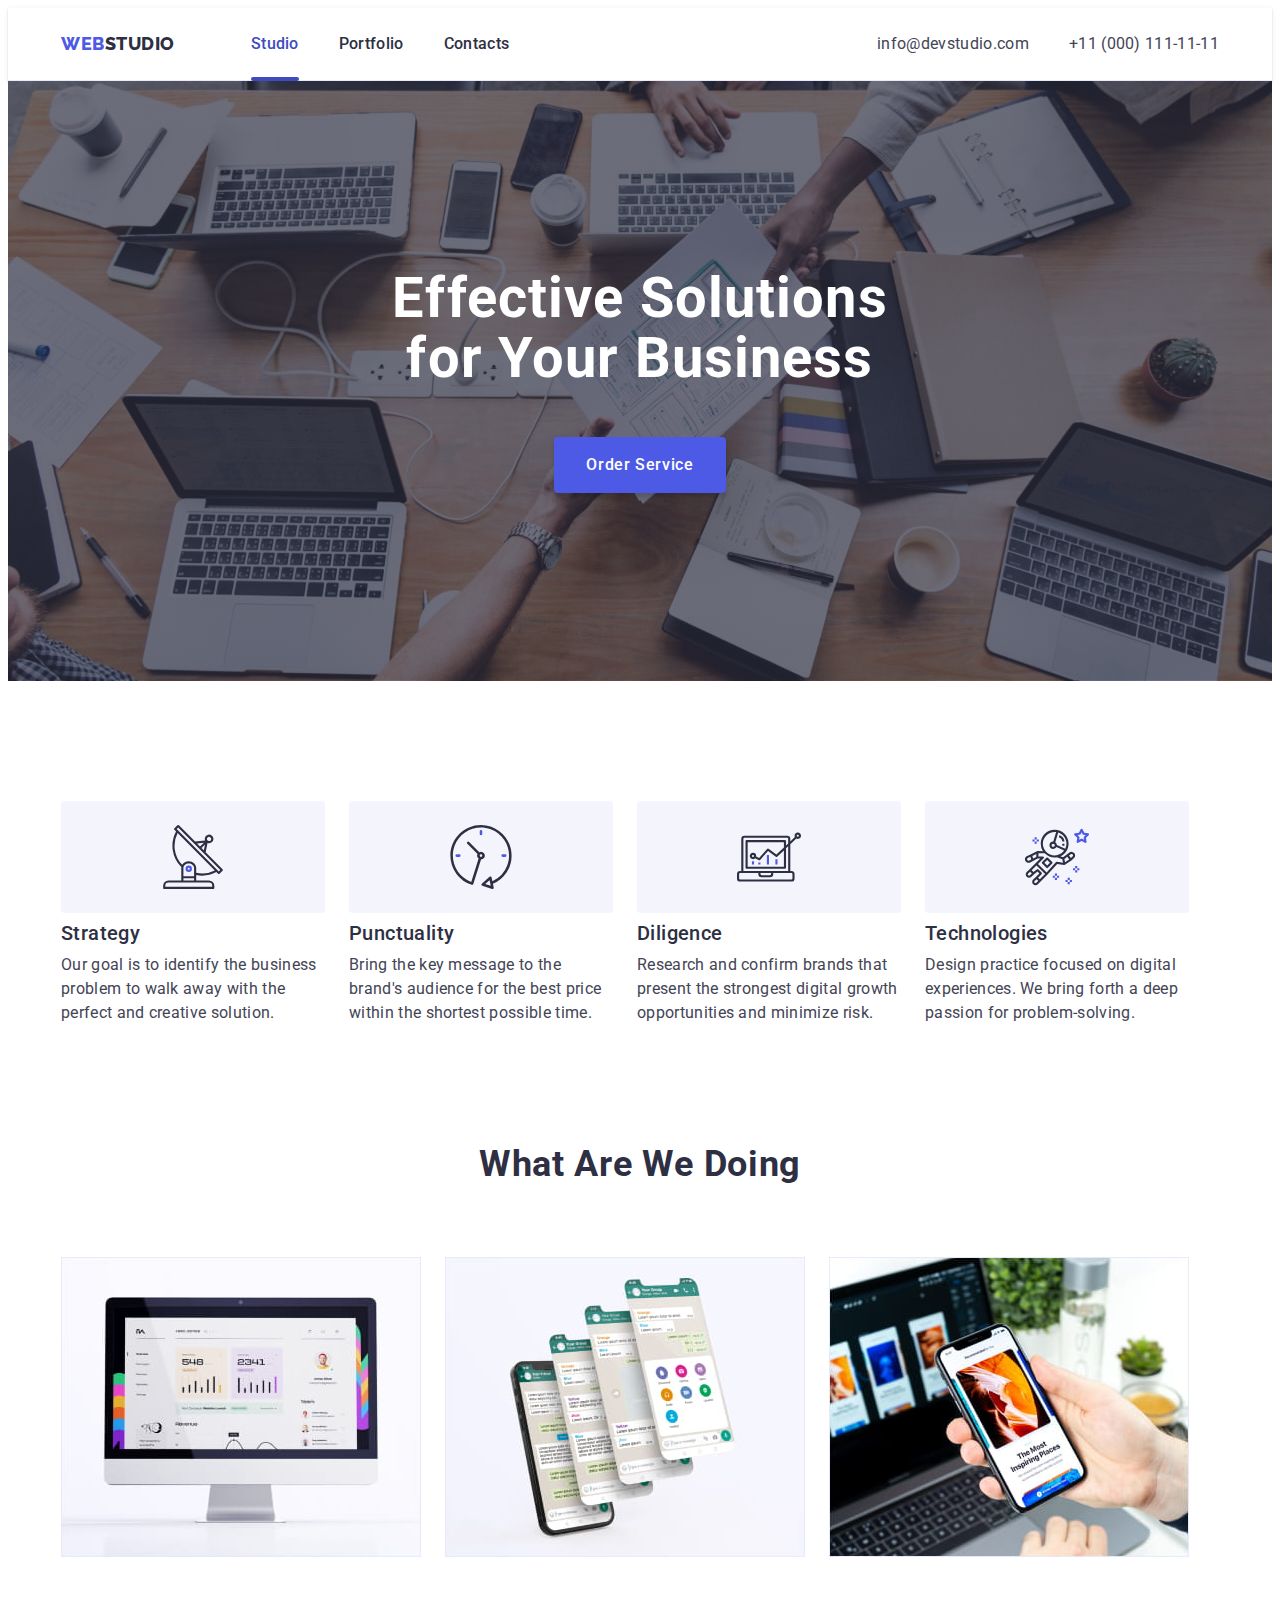
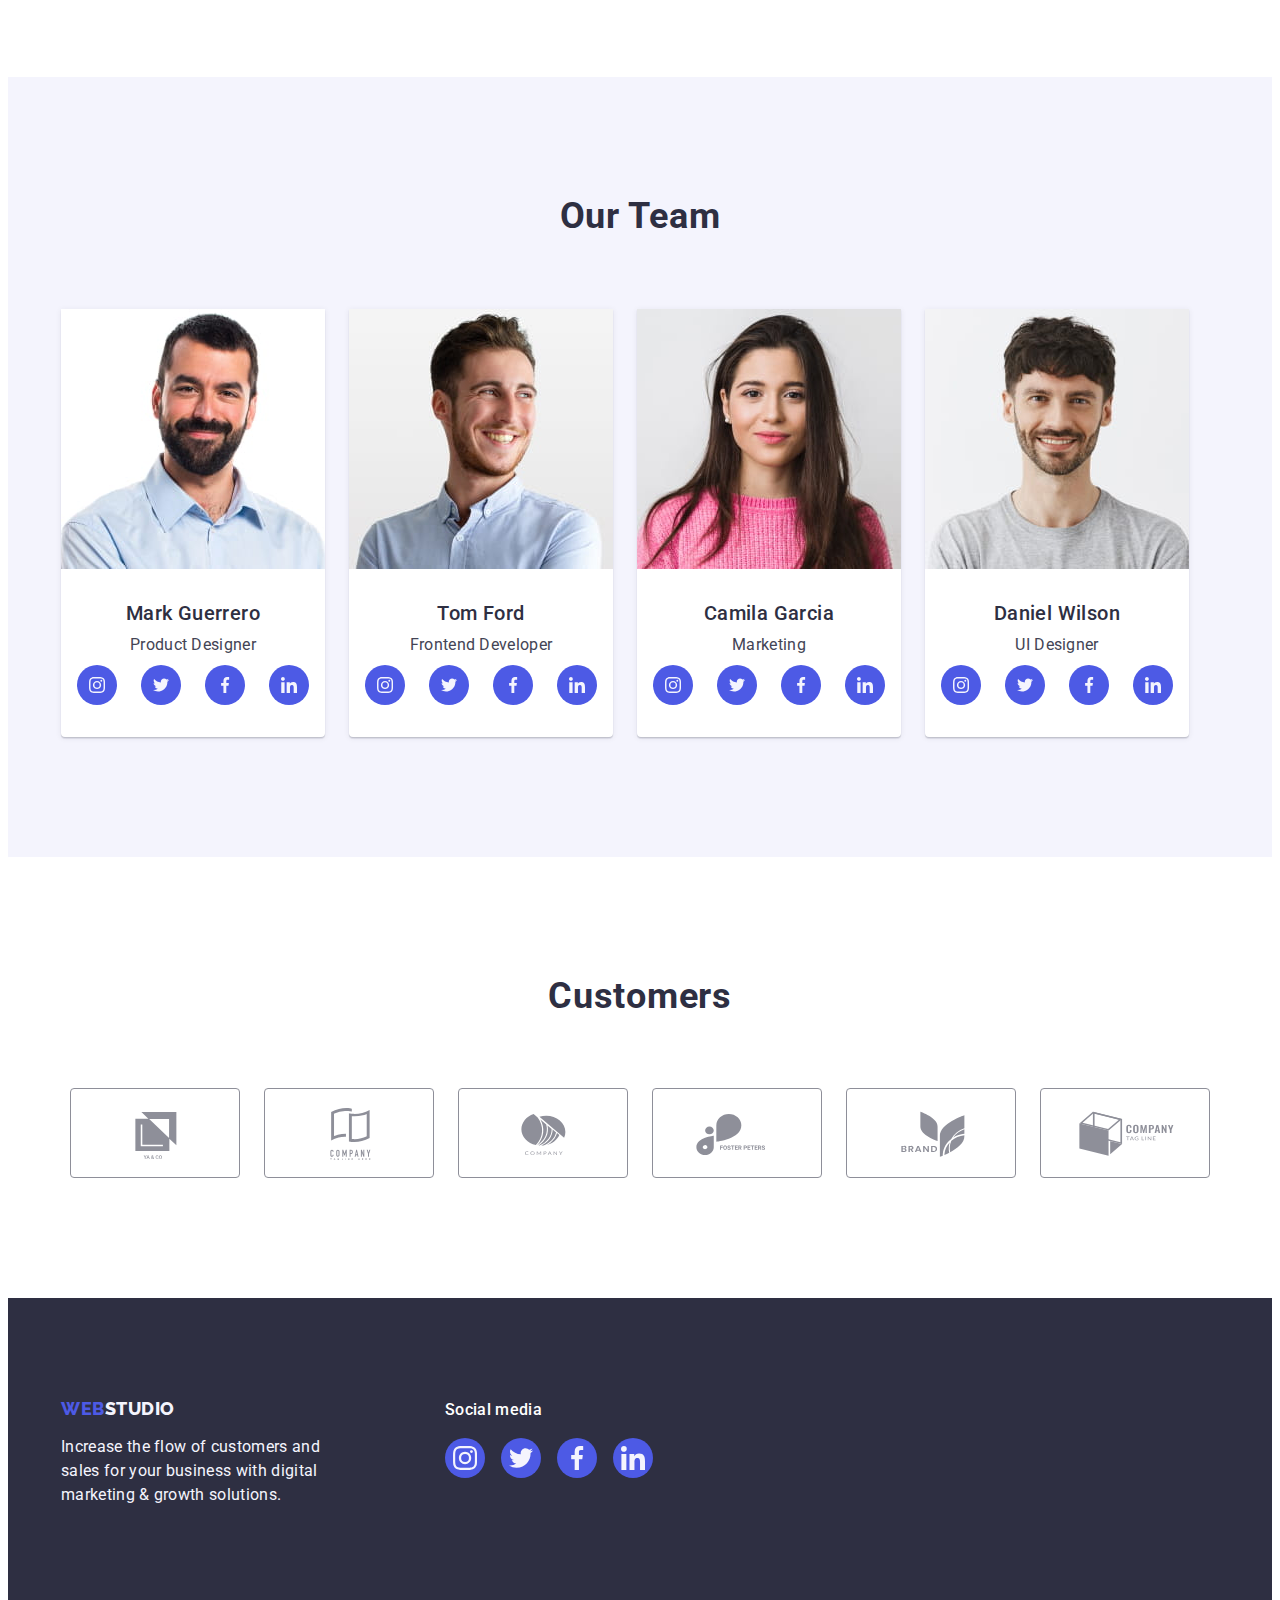
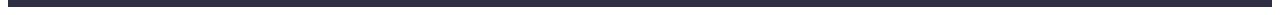
<file: index.html>
<!DOCTYPE html>
<html lang="en">
  <head>
    <meta charset="UTF-8" />
    <meta http-equiv="X-UA-Compatible" content="IE=edge" />
    <meta name="viewport" content="width=device-width, initial-scale=1.0" />
    <title>Document</title>
    <link rel="preconnect" href="https://fonts.googleapis.com" />
    <link rel="preconnect" href="https://fonts.gstatic.com" crossorigin />
    <link
      href="https://fonts.googleapis.com/css2?family=Raleway:wght@800&family=Roboto:wght@400;500;700;900&display=swap"
      rel="stylesheet"
    />
    <link
      rel="stylesheet"
      href="https://cdnjs.cloudflare.com/ajax/libs/modern-normalize/1.1.0/modern-normalize.min.css"
      integrity="sha512-wpPYUAdjBVSE4KJnH1VR1HeZfpl1ub8YT/NKx4PuQ5NmX2tKuGu6U/JRp5y+Y8XG2tV+wKQpNHVUX03MfMFn9Q=="
      crossorigin="anonymous"
      referrerpolicy="no-referrer"
    />
    <link rel="stylesheet" href="./css/styles.css" />
  </head>
  <body>
    <!-- Header -->
    <header class="header">
      <div class="header-container container">
        <nav class="header-nav">
          <a class="header-logo logo link" href="./index.html"
            >Web<span class="header-logo-span">Studio</span></a
          >
          <ul class="header-list list">
            <li class="item">
              <a class="header-link link active" href="./index.html">Studio</a>
            </li>
            <li class="item">
              <a class="header-link link" href="./portfolio.html">Portfolio</a>
            </li>
            <li class="item">
              <a class="header-link link" href="">Contacts</a>
            </li>
          </ul>
        </nav>
        <address class="address">
          <ul class="contacts-list list">
            <li class="item">
              <a class="contacts link" href="mailto:info@devstudio.com"
                >info@devstudio.com</a
              >
            </li>
            <li class="item">
              <a class="contacts link" href="tel:+110001111111"
                >+11 (000) 111-11-11</a
              >
            </li>
          </ul>
        </address>
      </div>
    </header>
    <main>
      <!-- Hero -->
      <section class="hero">
        <div class="container">
          <h1 class="hero-title">Effective Solutions for Your Business</h1>
          <button class="button hero-button" type="button" data-modal-open>
            Order Service
          </button>
        </div>
      </section>
      <!-- Features -->
      <section class="features">
        <div class="container">
          <h2 class="features-title visually-hidden">Benefits</h2>
          <ul class="features-container features-list list">
            <li class="item">
              <div class="features-item">
                <svg class="features-icon" width="64" height="64">
                  <use href="./images/icons.svg#antenna"></use>
                </svg>
              </div>
              <h3 class="subsection-title">Strategy</h3>
              <p class="section-text">
                Our goal is to identify the business problem to walk away with
                the perfect and creative solution.
              </p>
            </li>
            <li class="item">
              <div class="features-item">
                <svg class="features-icon" width="64" height="64">
                  <use href="./images/icons.svg#clock"></use>
                </svg>
              </div>
              <h3 class="subsection-title">Punctuality</h3>
              <p class="section-text">
                Bring the key message to the brand's audience for the best price
                within the shortest possible time.
              </p>
            </li>
            <li class="item">
              <div class="features-item">
                <svg class="features-icon" width="64" height="64">
                  <use href="./images/icons.svg#diagram"></use>
                </svg>
              </div>
              <h3 class="subsection-title">Diligence</h3>
              <p class="section-text">
                Research and confirm brands that present the strongest digital
                growth opportunities and minimize risk.
              </p>
            </li>
            <li class="item">
              <div class="features-item">
                <svg class="features-icon" width="64" height="64">
                  <use href="./images/icons.svg#astronaut"></use>
                </svg>
              </div>
              <h3 class="subsection-title">Technologies</h3>
              <p class="section-text">
                Design practice focused on digital experiences. We bring forth a
                deep passion for problem-solving.
              </p>
            </li>
          </ul>
        </div>
      </section>
      <!-- Work -->
      <section class="work">
        <div class="container">
          <h2 class="section-title work-title">What are we doing</h2>
          <ul class="work-container list">
            <li class="item">
              <img
                src="./images/work/img-1.jpg"
                alt="Computer monitor"
                width="360"
                height="300"
              />
            </li>
            <li class="item">
              <img
                src="./images/work/img-2.jpg"
                alt="Mobile phone"
                width="360"
                height="300"
              />
            </li>
            <li class="item">
              <img
                src="./images/work/img-3.jpg"
                alt="Mobile phone in hand"
                width="360"
                height="300"
              />
            </li>
          </ul>
        </div>
      </section>
      <!-- Team -->
      <section class="team">
        <div class="container">
          <h2 class="section-title team-title">Our Team</h2>
          <ul class="team-container list">
            <li class="item team-card">
              <img
                src="./images/team/img-1.jpg"
                alt="Mark Guerrero"
                width="264"
                height="260"
              />
              <div class="description-team-card">
                <h3 class="subsection-title align">Mark Guerrero</h3>
                <p class="team-section-text section-text align">
                  Product Designer
                </p>
                <ul class="socials list">
                  <li class="socials-item">
                    <a
                      class="socials-link link"
                      href=""
                      target="_blank"
                      rel="noopener noreferrer"
                      aria-label="Instagram icon"
                    >
                      <svg class="socials-icon" width="16" height="16">
                        <use href="./images/icons.svg#instagram"></use>
                      </svg>
                    </a>
                  </li>
                  <li class="socials-item">
                    <a
                      class="socials-link link"
                      href=""
                      target="_blank"
                      rel="noopener noreferrer"
                      aria-label="Twitter icon"
                    >
                      <svg class="socials-icon" width="16" height="16">
                        <use href="./images/icons.svg#twitter"></use>
                      </svg>
                    </a>
                  </li>
                  <li class="socials-item">
                    <a
                      class="socials-link link"
                      href=""
                      target="_blank"
                      rel="noopener noreferrer"
                      aria-label="Facebook icon"
                    >
                      <svg class="socials-icon" width="16" height="16">
                        <use href="./images/icons.svg#facebook"></use>
                      </svg>
                    </a>
                  </li>
                  <li class="socials-item">
                    <a
                      class="socials-link link"
                      href=""
                      target="_blank"
                      rel="noopener noreferrer"
                      aria-label="Linkedin icon"
                    >
                      <svg class="socials-icon" width="16" height="16">
                        <use href="./images/icons.svg#linkedin"></use>
                      </svg>
                    </a>
                  </li>
                </ul>
              </div>
            </li>
            <li class="item team-card">
              <img
                src="./images/team/img-2.jpg"
                alt="Tom Ford"
                width="264"
                height="260"
              />
              <div class="description-team-card">
                <h3 class="subsection-title align">Tom Ford</h3>
                <p class="team-section-text section-text align">
                  Frontend Developer
                </p>
                <ul class="socials list">
                  <li class="socials-item">
                    <a
                      class="socials-link link"
                      href=""
                      target="_blank"
                      rel="noopener noreferrer"
                      aria-label="Instagram icon"
                    >
                      <svg class="socials-icon" width="16" height="16">
                        <use href="./images/icons.svg#instagram"></use>
                      </svg>
                    </a>
                  </li>
                  <li class="socials-item">
                    <a
                      class="socials-link link"
                      href=""
                      target="_blank"
                      rel="noopener noreferrer"
                      aria-label="Twitter icon"
                    >
                      <svg class="socials-icon" width="16" height="16">
                        <use href="./images/icons.svg#twitter"></use>
                      </svg>
                    </a>
                  </li>
                  <li class="socials-item">
                    <a
                      class="socials-link link"
                      href=""
                      target="_blank"
                      rel="noopener noreferrer"
                      aria-label="Facebook icon"
                    >
                      <svg class="socials-icon" width="16" height="16">
                        <use href="./images/icons.svg#facebook"></use>
                      </svg>
                    </a>
                  </li>
                  <li class="socials-item">
                    <a
                      class="socials-link link"
                      href=""
                      target="_blank"
                      rel="noopener noreferrer"
                      aria-label="Linkedin icon"
                    >
                      <svg class="socials-icon" width="16" height="16">
                        <use href="./images/icons.svg#linkedin"></use>
                      </svg>
                    </a>
                  </li>
                </ul>
              </div>
            </li>
            <li class="item team-card">
              <img
                src="./images/team/img-3.jpg"
                alt="Camila Garcia"
                width="264"
                height="260"
              />
              <div class="description-team-card">
                <h3 class="subsection-title align">Camila Garcia</h3>
                <p class="team-section-text section-text align">Marketing</p>
                <ul class="socials list">
                  <li class="socials-item">
                    <a
                      class="socials-link link"
                      href=""
                      target="_blank"
                      rel="noopener noreferrer"
                      aria-label="Instagram icon"
                    >
                      <svg class="socials-icon" width="16" height="16">
                        <use href="./images/icons.svg#instagram"></use>
                      </svg>
                    </a>
                  </li>
                  <li class="socials-item">
                    <a
                      class="socials-link link"
                      href=""
                      target="_blank"
                      rel="noopener noreferrer"
                      aria-label="Twitter icon"
                    >
                      <svg class="socials-icon" width="16" height="16">
                        <use href="./images/icons.svg#twitter"></use>
                      </svg>
                    </a>
                  </li>
                  <li class="socials-item">
                    <a
                      class="socials-link link"
                      href=""
                      target="_blank"
                      rel="noopener noreferrer"
                      aria-label="Facebook icon"
                    >
                      <svg class="socials-icon" width="16" height="16">
                        <use href="./images/icons.svg#facebook"></use>
                      </svg>
                    </a>
                  </li>
                  <li class="socials-item">
                    <a
                      class="socials-link link"
                      href=""
                      target="_blank"
                      rel="noopener noreferrer"
                      aria-label="Linkedin icon"
                    >
                      <svg class="socials-icon" width="16" height="16">
                        <use href="./images/icons.svg#linkedin"></use>
                      </svg>
                    </a>
                  </li>
                </ul>
              </div>
            </li>
            <li class="item team-card">
              <img
                src="./images/team/img-4.jpg"
                alt="Daniel Wilson"
                width="264"
                height="260"
              />
              <div class="description-team-card">
                <h3 class="subsection-title align">Daniel Wilson</h3>
                <p class="team-section-text section-text align">UI Designer</p>
                <ul class="socials list">
                  <li class="socials-item">
                    <a
                      class="socials-link link"
                      href=""
                      target="_blank"
                      rel="noopener noreferrer"
                      aria-label="Instagram icon"
                    >
                      <svg class="socials-icon" width="16" height="16">
                        <use href="./images/icons.svg#instagram"></use>
                      </svg>
                    </a>
                  </li>
                  <li class="socials-item">
                    <a
                      class="socials-link link"
                      href=""
                      target="_blank"
                      rel="noopener noreferrer"
                      aria-label="Twitter icon"
                    >
                      <svg class="socials-icon" width="16" height="16">
                        <use href="./images/icons.svg#twitter"></use>
                      </svg>
                    </a>
                  </li>
                  <li class="socials-item">
                    <a
                      class="socials-link link"
                      href=""
                      target="_blank"
                      rel="noopener noreferrer"
                      aria-label="Facebook icon"
                    >
                      <svg class="socials-icon" width="16" height="16">
                        <use href="./images/icons.svg#facebook"></use>
                      </svg>
                    </a>
                  </li>
                  <li class="socials-item">
                    <a
                      class="socials-link link"
                      href=""
                      target="_blank"
                      rel="noopener noreferrer"
                      aria-label="Linkedin icon"
                    >
                      <svg class="socials-icon" width="16" height="16">
                        <use href="./images/icons.svg#linkedin"></use>
                      </svg>
                    </a>
                  </li>
                </ul>
              </div>
            </li>
          </ul>
        </div>
      </section>
      <!-- Customers -->
      <section class="customers">
        <div class="container">
          <h2 class="customers-title section-title">Customers</h2>
          <ul class="customers-container list">
            <li class="customers-item">
              <a class="customers-link" href="">
                <svg class="customers-icon" width="104" height="56">
                  <use href="./images/icons.svg#client-1"></use>
                </svg>
              </a>
            </li>
            <li class="customers-item">
              <a class="customers-link" href="">
                <svg class="customers-icon" width="104" height="56">
                  <use href="./images/icons.svg#client-2"></use>
                </svg>
              </a>
            </li>
            <li class="customers-item">
              <a class="customers-link" href="">
                <svg class="customers-icon" width="104" height="56">
                  <use href="./images/icons.svg#client-3"></use>
                </svg>
              </a>
            </li>
            <li class="customers-item">
              <a class="customers-link" href="">
                <svg class="customers-icon" width="104" height="56">
                  <use href="./images/icons.svg#client-4"></use>
                </svg>
              </a>
            </li>
            <li class="customers-item">
              <a class="customers-link" href="">
                <svg class="customers-icon" width="104" height="56">
                  <use href="./images/icons.svg#client-5"></use>
                </svg>
              </a>
            </li>
            <li class="customers-item">
              <a class="customers-link" href="">
                <svg class="customers-icon" width="104" height="56">
                  <use href="./images/icons.svg#client-6"></use>
                </svg>
              </a>
            </li>
          </ul>
        </div>
      </section>
    </main>
    <!-- Footer -->
    <footer class="footer">
      <div class="footer-container container">
        <div class="footer-left-side">
          <a class="footer-logo logo link" href="./index.html"
            >Web<span class="footer-logo-span">Studio</span></a
          >
          <p class="footer-container section-text footer-text">
            Increase the flow of customers and sales for your business with
            digital marketing & growth solutions.
          </p>
        </div>
        <div class="footer-socials">
          <p class="footer-socials-text section-text">Social media</p>
          <ul class="footer-socials-list list">
            <li class="footer-socials-item">
              <a
                class="footer-socials-link"
                href=""
                target="_blank"
                rel="noopener noreferrer"
                aria-label="Instagram icon"
              >
                <svg class="footer-icon" width="24" height="24">
                  <use href="./images/icons.svg#instagram"></use>
                </svg>
              </a>
            </li>
            <li class="footer-socials-item">
              <a
                class="footer-socials-link"
                href=""
                target="_blank"
                rel="noopener noreferrer"
                aria-label="Twitter icon"
              >
                <svg class="footer-icon" width="24" height="24">
                  <use href="./images/icons.svg#twitter"></use>
                </svg>
              </a>
            </li>
            <li class="footer-socials-item">
              <a
                class="footer-socials-link"
                href=""
                target="_blank"
                rel="noopener noreferrer"
                aria-label="Facebook icon"
              >
                <svg class="footer-icon" width="24" height="24">
                  <use href="./images/icons.svg#facebook"></use>
                </svg>
              </a>
            </li>
            <li class="footer-socials-item">
              <a
                class="footer-socials-link"
                href=""
                target="_blank"
                rel="noopener noreferrer"
                aria-label="Linkedin icon"
              >
                <svg class="footer-icon" width="24" height="24">
                  <use href="./images/icons.svg#linkedin"></use>
                </svg>
              </a>
            </li>
          </ul>
        </div>
      </div>
    </footer>

    <!-- Modal window -->
    <div class="backdrop is-hidden" data-modal>
      <div class="modal">
        <button class="modal-close-btn" data-modal-close>
          <svg class="modal-close-icon" width="8" height="8">
            <use href="./images/icons.svg#close-icon"></use>
          </svg>
        </button>
      </div>
    </div>

    <script src="./js/modal.js"></script>
  </body>
</html>
</file>
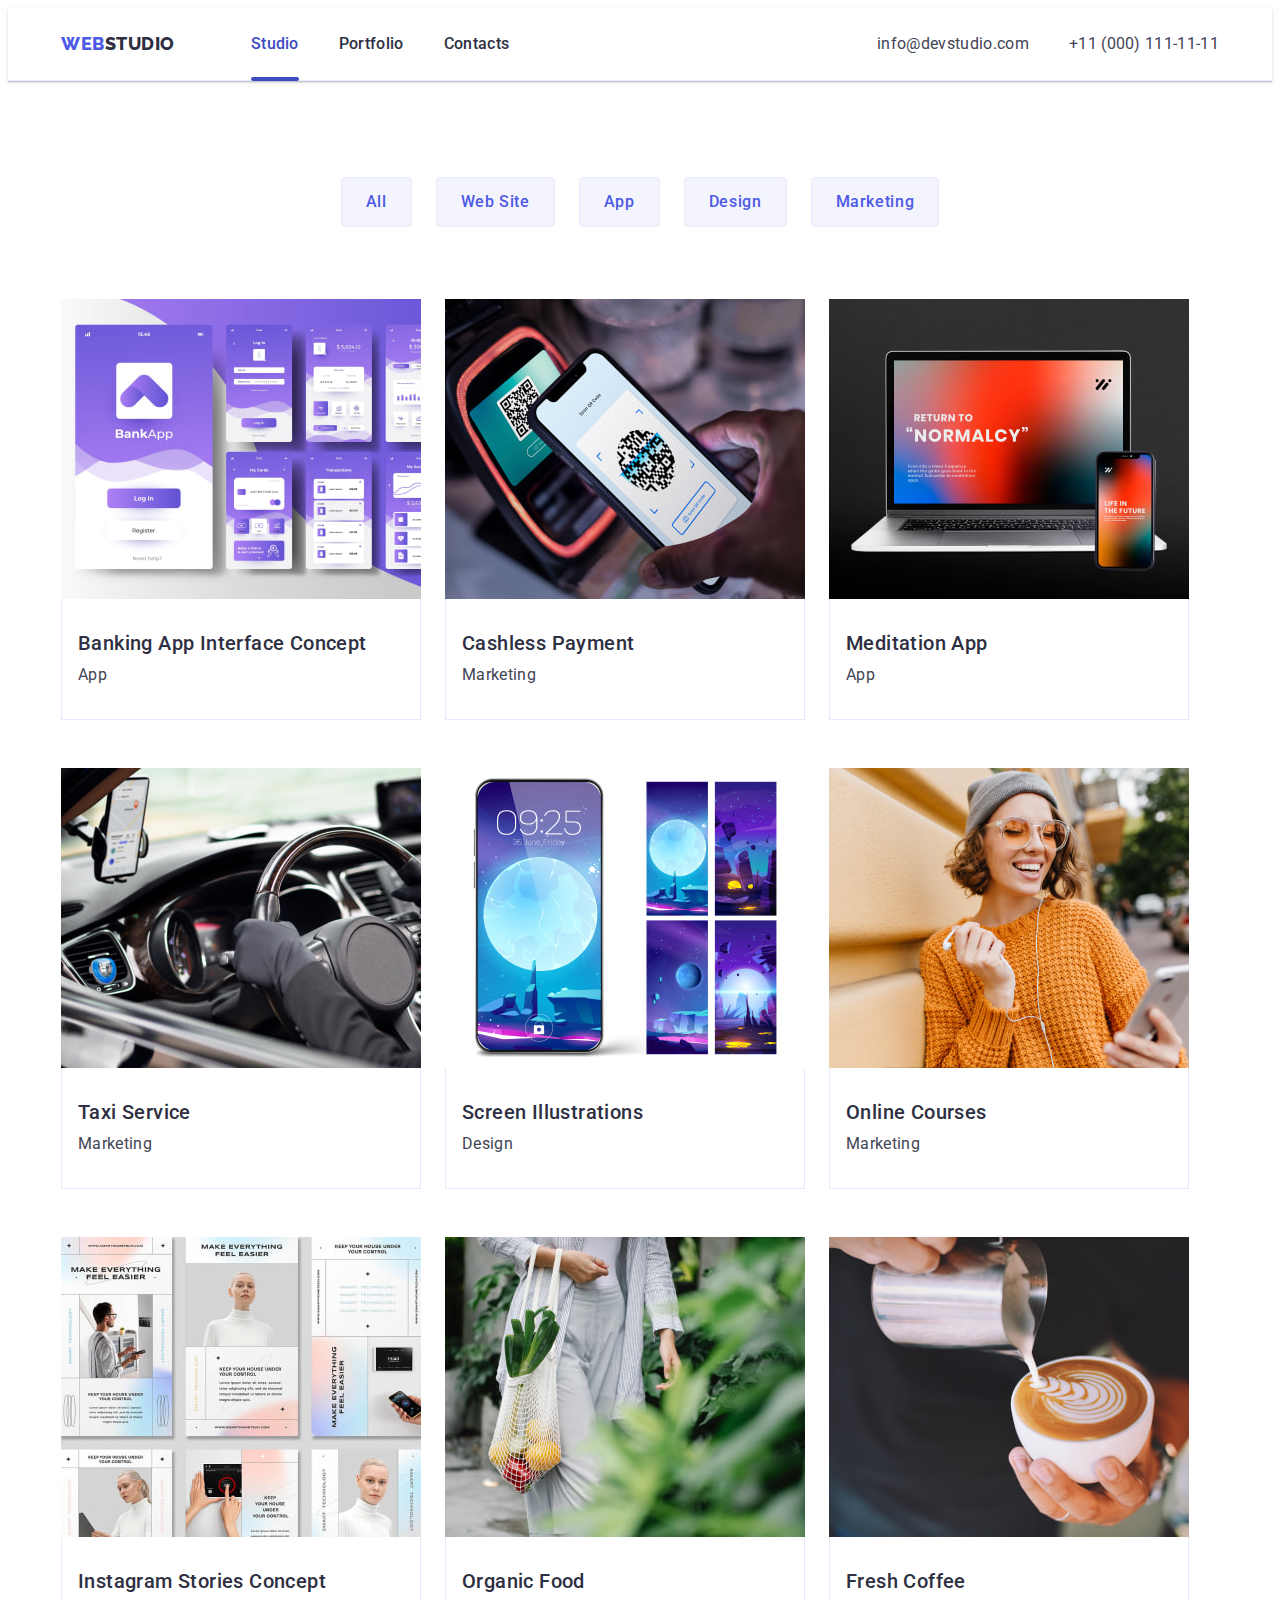
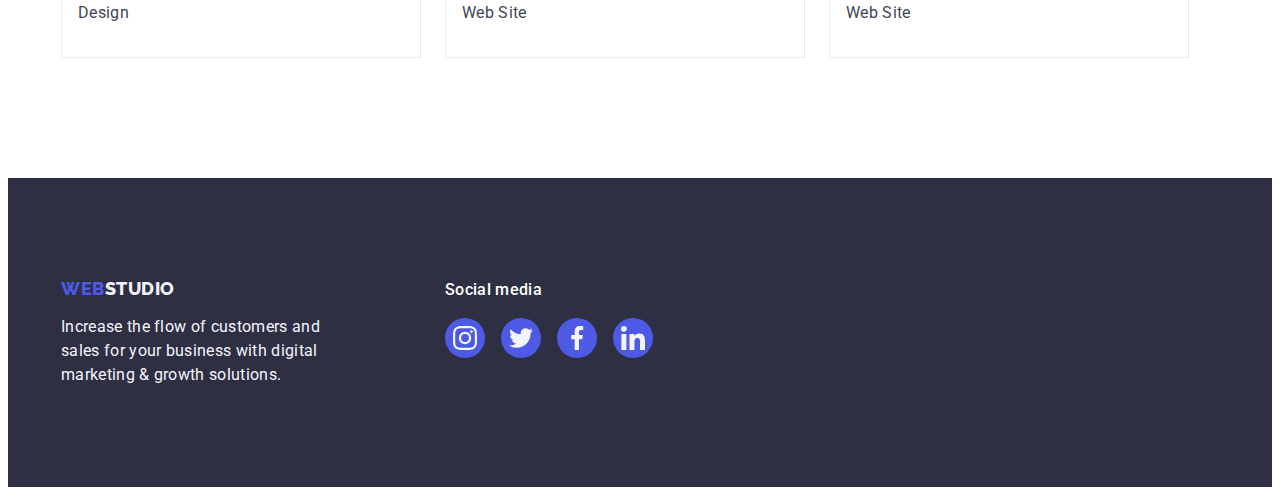
<file: portfolio.html>
<!DOCTYPE html>
<html lang="en">
  <head>
    <meta charset="UTF-8" />
    <meta http-equiv="X-UA-Compatible" content="IE=edge" />
    <meta name="viewport" content="width=device-width, initial-scale=1.0" />
    <title>Document</title>
    <link rel="preconnect" href="https://fonts.googleapis.com" />
    <link rel="preconnect" href="https://fonts.gstatic.com" crossorigin />
    <link
      href="https://fonts.googleapis.com/css2?family=Raleway:wght@800&family=Roboto:wght@400;500;700;900&display=swap"
      rel="stylesheet"
    />
    <link
      rel="stylesheet"
      href="https://cdnjs.cloudflare.com/ajax/libs/modern-normalize/1.1.0/modern-normalize.min.css"
      integrity="sha512-wpPYUAdjBVSE4KJnH1VR1HeZfpl1ub8YT/NKx4PuQ5NmX2tKuGu6U/JRp5y+Y8XG2tV+wKQpNHVUX03MfMFn9Q=="
      crossorigin="anonymous"
      referrerpolicy="no-referrer"
    />
    <link rel="stylesheet" href="./css/styles.css" />
  </head>
  <body>
    <!-- Header -->
    <header class="header">
      <div class="header-container container">
        <nav class="header-nav">
          <a class="header-logo logo link" href="./index.html"
            >Web<span class="header-logo-span">Studio</span></a
          >
          <ul class="header-list list">
            <li class="item">
              <a class="header-link link active" href="./index.html">Studio</a>
            </li>
            <li class="item">
              <a class="header-link link" href="./portfolio.html">Portfolio</a>
            </li>
            <li class="item">
              <a class="header-link link" href="">Contacts</a>
            </li>
          </ul>
        </nav>
        <address class="address">
          <ul class="contacts-list list">
            <li class="item">
              <a class="contacts link" href="mailto:info@devstudio.com"
                >info@devstudio.com</a
              >
            </li>
            <li class="item">
              <a class="contacts link" href="tel:+110001111111"
                >+11 (000) 111-11-11</a
              >
            </li>
          </ul>
        </address>
      </div>
    </header>
    <main>
      <!-- Portfolio -->
      <section class="portfolio">
        <div class="container">
          <h1 class="visually-hidden">Portfolio</h1>
          <!-- Filters -->
          <ul class="filters-container list">
            <li class="item">
              <button class="button portfolio-button" type="button">All</button>
            </li>
            <li class="item">
              <button class="button portfolio-button" type="button">
                Web Site
              </button>
            </li>
            <li class="item">
              <button class="button portfolio-button" type="button">App</button>
            </li>
            <li class="item">
              <button class="button portfolio-button" type="button">
                Design
              </button>
            </li>
            <li class="item">
              <button class="button portfolio-button" type="button">
                Marketing
              </button>
            </li>
          </ul>
          <!-- Projects -->
          <ul class="projects-container list">
            <li class="item project-card">
              <a class="project-card-link link" href="">
                <div class="projects-thumb">
                  <img
                    src="./images/portfolio-projects/img1.jpg"
                    alt="Application bookmarks"
                    width="360"
                    height="300"
                  />
                  <p class="section-text overlay-text">
                    14 Stylish and User-Friendly App Design Concepts · Task
                    Manager App · Calorie Tracker App · Exotic Fruit Ecommerce
                    App · Cloud Storage App
                  </p>
                </div>
                <div class="description-projects-card">
                  <h2 class="subsection-title link">
                    Banking App Interface Concept
                  </h2>
                  <p class="card-indent section-text link">App</p>
                </div>
              </a>
            </li>
            <li class="item project-card">
              <a class="project-card-link link" href="">
                <div class="projects-thumb">
                  <img
                    src="./images/portfolio-projects/img2.jpg"
                    alt="Mobile phone and terminal"
                    width="360"
                    height="300"
                  />
                  <p class="section-text overlay-text">
                    14 Stylish and User-Friendly App Design Concepts · Task
                    Manager App · Calorie Tracker App · Exotic Fruit Ecommerce
                    App · Cloud Storage App
                  </p>
                </div>
                <div class="description-projects-card">
                  <h2 class="subsection-title link">Cashless Payment</h2>
                  <p class="card-indent section-text link">Marketing</p>
                </div>
              </a>
            </li>
            <li class="item project-card">
              <a class="project-card-link link" href="">
                <div class="projects-thumb">
                  <img
                    src="./images/portfolio-projects/img3.jpg"
                    alt="Mobile phone nad laptop"
                    width="360"
                    height="300"
                  />
                  <p class="section-text overlay-text">
                    14 Stylish and User-Friendly App Design Concepts · Task
                    Manager App · Calorie Tracker App · Exotic Fruit Ecommerce
                    App · Cloud Storage App
                  </p>
                </div>
                <div class="description-projects-card">
                  <h2 class="subsection-title link">Meditation App</h2>
                  <p class="card-indent section-text link">App</p>
                </div>
              </a>
            </li>
            <li class="item project-card">
              <a class="project-card-link link" href="">
                <div class="projects-thumb">
                  <img
                    src="./images/portfolio-projects/img4.jpg"
                    alt="The man behind the wheel"
                    width="360"
                    height="300"
                  />
                  <p class="section-text overlay-text">
                    14 Stylish and User-Friendly App Design Concepts · Task
                    Manager App · Calorie Tracker App · Exotic Fruit Ecommerce
                    App · Cloud Storage App
                  </p>
                </div>
                <div class="description-projects-card">
                  <h2 class="subsection-title link">Taxi Service</h2>
                  <p class="card-indent section-text link">Marketing</p>
                </div>
              </a>
            </li>
            <li class="item project-card">
              <a class="project-card-link link" href="">
                <div class="projects-thumb">
                  <img
                    src="./images/portfolio-projects/img5.jpg"
                    alt="Mobile phone screens"
                    width="360"
                    height="300"
                  />
                  <p class="section-text overlay-text">
                    14 Stylish and User-Friendly App Design Concepts · Task
                    Manager App · Calorie Tracker App · Exotic Fruit Ecommerce
                    App · Cloud Storage App
                  </p>
                </div>
                <div class="description-projects-card">
                  <h2 class="subsection-title link">Screen Illustrations</h2>
                  <p class="card-indent section-text link">Design</p>
                </div>
              </a>
            </li>
            <li class="item project-card">
              <a class="project-card-link link" href="">
                <div class="projects-thumb">
                  <img
                    src="./images/portfolio-projects/img6.jpg"
                    alt="The girl smiles and looks at the phone"
                    width="360"
                    height="300"
                  />
                  <p class="section-text overlay-text">
                    14 Stylish and User-Friendly App Design Concepts · Task
                    Manager App · Calorie Tracker App · Exotic Fruit Ecommerce
                    App · Cloud Storage App
                  </p>
                </div>
                <div class="description-projects-card">
                  <h2 class="subsection-title link">Online Courses</h2>
                  <p class="card-indent section-text link">Marketing</p>
                </div>
              </a>
            </li>
            <li class="item project-card">
              <a class="project-card-link link" href="">
                <div class="projects-thumb">
                  <img
                    src="./images/portfolio-projects/img7.jpg"
                    alt="Girl's Instagram profile"
                    width="360"
                    height="300"
                  />
                  <p class="section-text overlay-text">
                    14 Stylish and User-Friendly App Design Concepts · Task
                    Manager App · Calorie Tracker App · Exotic Fruit Ecommerce
                    App · Cloud Storage App
                  </p>
                </div>
                <div class="description-projects-card">
                  <h2 class="subsection-title link">
                    Instagram Stories Concept
                  </h2>
                  <p class="card-indent section-text link">Design</p>
                </div>
              </a>
            </li>
            <li class="item project-card">
              <a class="project-card-link link" href="">
                <div class="projects-thumb">
                  <img
                    src="./images/portfolio-projects/img8.jpg"
                    alt="A girl carries a net of groceries"
                    width="360"
                    height="300"
                  />
                  <p class="section-text overlay-text">
                    14 Stylish and User-Friendly App Design Concepts · Task
                    Manager App · Calorie Tracker App · Exotic Fruit Ecommerce
                    App · Cloud Storage App
                  </p>
                </div>
                <div class="description-projects-card">
                  <h2 class="subsection-title link">Organic Food</h2>
                  <p class="card-indent section-text link">Web Site</p>
                </div>
              </a>
            </li>
            <li class="item project-card">
              <a class="project-card-link link" href="">
                <div class="projects-thumb">
                  <img
                    src="./images/portfolio-projects/img9.jpg"
                    alt="The barista makes a foam pattern on the cappuccino"
                    width="360"
                    height="300"
                  />
                  <p class="section-text overlay-text">
                    14 Stylish and User-Friendly App Design Concepts · Task
                    Manager App · Calorie Tracker App · Exotic Fruit Ecommerce
                    App · Cloud Storage App
                  </p>
                </div>
                <div class="description-projects-card">
                  <h2 class="subsection-title link">Fresh Coffee</h2>
                  <p class="card-indent section-text link">Web Site</p>
                </div>
              </a>
            </li>
          </ul>
        </div>
      </section>
    </main>
    <!-- Footer -->
    <footer class="footer">
      <div class="footer-container container">
        <div class="footer-left-side">
          <a class="footer-logo logo link" href="./index.html"
            >Web<span class="footer-logo-span">Studio</span></a
          >
          <p class="footer-container section-text footer-text">
            Increase the flow of customers and sales for your business with
            digital marketing & growth solutions.
          </p>
        </div>
        <div class="footer-socials">
          <p class="footer-socials-text section-text">Social media</p>
          <ul class="footer-socials-list list">
            <li class="footer-socials-item">
              <a
                class="footer-socials-link"
                href=""
                target="_blank"
                rel="noopener noreferrer"
                aria-label="Instagram icon"
              >
                <svg class="footer-icon" width="24" height="24">
                  <use href="./images/icons.svg#instagram"></use>
                </svg>
              </a>
            </li>
            <li class="footer-socials-item">
              <a
                class="footer-socials-link"
                href=""
                target="_blank"
                rel="noopener noreferrer"
                aria-label="Twitter icon"
              >
                <svg class="footer-icon" width="24" height="24">
                  <use href="./images/icons.svg#twitter"></use>
                </svg>
              </a>
            </li>
            <li class="footer-socials-item">
              <a
                class="footer-socials-link"
                href=""
                target="_blank"
                rel="noopener noreferrer"
                aria-label="Facebook icon"
              >
                <svg class="footer-icon" width="24" height="24">
                  <use href="./images/icons.svg#facebook"></use>
                </svg>
              </a>
            </li>
            <li class="footer-socials-item">
              <a
                class="footer-socials-link"
                href=""
                target="_blank"
                rel="noopener noreferrer"
                aria-label="Linkedin icon"
              >
                <svg class="footer-icon" width="24" height="24">
                  <use href="./images/icons.svg#linkedin"></use>
                </svg>
              </a>
            </li>
          </ul>
        </div>
      </div>
    </footer>
  </body>
</html>
</file>
<file: css/styles.css>
:root {
  /* Fonts */
  --primary-font: 'Roboto', sans-serif;
  --secondary-font: 'Raleway', sans-serif;

  /* Text and backgrounds colors */
  --primary-text-color: #434455;
  --secondary-text-color: #2e2f42;
  --logo-btn-color: #4d5ae5;
  --active-txtbtn-color: #404bbf;
  --color-white: #ffffff;
  --color-cloud: #f4f4fd;
  --border-color: #e7e9fc;
  --color-green: #31d0aa;
  --color-light-slate: #8e8f99;
  --color-dairy: #fcfcfc;

  /* Others */
  --indent: 24px;
  --items: 3;
  --items-team: 4;
}

/**
  |============================
  | Base styles
  |============================
*/
body {
  font-family: var(--primary-font);
  font-style: normal;
  font-weight: 400;
  color: var(--primary-text-color);
  background-color: var(--color-white);
}

.container {
  max-width: 1158px;
  padding: 0 15px;
  margin: 0 auto;
  /* outline: 2px solid red; */
}

/**
  |============================
  | Repetitive styles
  |============================
*/
.logo {
  font-family: var(--secondary-font);
  font-weight: 800;
  font-size: 18px;
  line-height: 1.17;
  align-items: center;
  letter-spacing: 0.03em;
  color: var(--logo-btn-color);
  text-transform: uppercase;
}

.button {
  font-family: inherit;
  font-style: inherit;
  font-weight: 500;
  font-size: 16px;
  line-height: 1.5;
  letter-spacing: 0.04em;
  border: none;
  border-radius: 4px;
  cursor: pointer;
}

.section-title {
  margin-bottom: 72px;

  font-weight: 700;
  font-size: 36px;
  line-height: 1.11;
  text-align: center;
  letter-spacing: 0.02em;
  color: var(--secondary-text-color);
}

.subsection-title {
  margin-bottom: 8px;

  font-weight: 500;
  font-size: 20px;
  line-height: 1.2;
  letter-spacing: 0.02em;
  color: var(--secondary-text-color);
}

.section-text {
  font-size: 16px;
  line-height: 1.5;
  letter-spacing: 0.02em;
  color: var(--primary-text-color);
}

/**
  |============================
  | Reset styles
  |============================
*/
.list {
  list-style: none;
  padding: 0;
  margin: 0;
}

.link {
  text-decoration: none;
}

h1,
h2,
h3,
h4,
h5,
h6,
p {
  margin: 0;
}

img {
  display: block;
  max-width: 100%;
  height: auto;
}

.visually-hidden {
  position: absolute;
  width: 1px;
  height: 1px;
  margin: -1px;
  border: 0;
  padding: 0;

  white-space: nowrap;
  clip-path: inset(100%);
  clip: rect(0 0 0 0);
  overflow: hidden;
}

/**
  |============================
  | Header
  |============================
*/
.header {
  border-bottom: 1px solid var(--border-color);
  box-shadow: 0px 2px 1px rgba(46, 47, 66, 0.08),
    0px 1px 1px rgba(46, 47, 66, 0.16), 0px 1px 6px rgba(46, 47, 66, 0.08);
}

.header-container {
  display: flex;
  align-items: center;
}

.header-nav {
  display: flex;
  align-items: center;
  margin-right: auto;
}

.header-logo {
  margin-right: 76px;
}

.header-list {
  display: flex;
}

.header-list .item:not(:last-child) {
  margin-right: 40px;
}

.header-logo-span {
  color: var(--secondary-text-color);
}

.header-link {
  display: block;
  padding-top: 24px;
  padding-bottom: 24px;
  position: relative;

  font-weight: 500;
  font-size: 16px;
  line-height: 1.5;
  letter-spacing: 0.02em;
  color: var(--secondary-text-color);

  transition: color 250ms cubic-bezier(0.4, 0, 0.2, 1);
}

.header-link::after {
  content: '';

  position: absolute;
  bottom: -1px;
  left: 0;

  display: block;
  width: 100%;
  height: 4px;

  border-radius: 2px;
}

.header-link.active::after {
  background: var(--active-txtbtn-color);
}

.header-link.active {
  color: var(--active-txtbtn-color);
}

.header-link:hover,
.header-link:focus {
  color: var(--active-txtbtn-color);
}

.address {
  font-style: normal;
}

.contacts-list {
  display: flex;
}

.contacts-list .item:not(:last-child) {
  margin-right: 40px;
}

.contacts {
  padding-top: 24px;
  padding-bottom: 24px;

  font-size: 16px;
  line-height: 1.5;
  letter-spacing: 0.02em;
  color: inherit;

  transition: color 250ms cubic-bezier(0.4, 0, 0.2, 1);
}

.contacts:hover,
.contacts:focus {
  color: var(--active-txtbtn-color);
}

/**
  |============================
  | Hero section
  |============================
*/
.hero {
  max-width: 1440px;
  margin-left: auto;
  margin-right: auto;
  padding: 188px 0;

  background-color: var(--secondary-text-color);
  background-image: linear-gradient(
      rgba(46, 47, 66, 0.7),
      rgba(46, 47, 66, 0.7)
    ),
    url(../images/hero/hero-bg-img.jpg);
  background-repeat: no-repeat;
  background-position: center;
  background-size: cover;
}

.hero-container {
  display: flex;
  align-items: center;
}

.hero-title {
  max-width: 496px;
  margin-left: auto;
  margin-right: auto;
  margin-bottom: 48px;

  font-weight: 700;
  font-size: 56px;
  line-height: 1.07;
  text-align: center;
  letter-spacing: 0.02em;
  color: var(--color-white);
}

.hero-button {
  display: block;
  min-width: 169px;
  height: 56px;
  padding: 16px 32px;
  border-radius: 4px;
  margin: 0 auto;

  color: var(--color-white);
  background-color: var(--logo-btn-color);
  box-shadow: 0px 4px 4px rgba(0, 0, 0, 0.15);

  transition: background-color 250ms cubic-bezier(0.4, 0, 0.2, 1);
}

.hero-button:hover,
.hero-button:focus {
  background-color: var(--active-txtbtn-color);
  box-shadow: 0px 4px 4px rgba(0, 0, 0, 0.15);
}

/**
  |============================
  | Features section
  |============================
*/
.features {
  padding: 120px 0;
}

.features-container {
  display: flex;
}

.features-item {
  display: flex;
  justify-content: center;
  align-items: center;
  padding: 24px 100px;
  margin-bottom: 8px;

  background: var(--color-cloud);
  border-radius: 4px;
}

.features-list .item {
  width: 264px;
}

.features-list .item:not(:last-child) {
  margin-right: 24px;
}

.features-title {
  margin-bottom: 8px;
}

/**
  |============================
  | Work section
  |============================
*/
.work {
  padding-bottom: 120px;
  padding-right: 0;
  padding-left: 0;
}

.work-container {
  display: flex;
  flex-wrap: wrap;
  gap: var(--indent);
}

.work-container .item {
  flex-basis: calc((100% - var(--indent) * var(--items) - 1) / var(--items));
}

.work-title {
  text-transform: capitalize;
}

/**
  |============================
  | Team section
  |============================
*/
.team-container {
  display: flex;
  flex-wrap: wrap;
  gap: var(--indent);
}

.team-container .item {
  flex-basis: calc((100% - var(--indent) * (var(--items-team)) - 1) / 4);
}

.description-team-card {
  padding: 32px 0;
}

.team {
  padding: 120px 0;

  background-color: var(--color-cloud);
}

.team-title {
  text-transform: capitalize;
}

.team-card {
  border-radius: 0px 0px 4px 4px;

  background: var(--color-white);
  box-shadow: 0px 1px 6px rgba(46, 47, 66, 0.08),
    0px 1px 1px rgba(46, 47, 66, 0.16), 0px 2px 1px rgba(46, 47, 66, 0.08);
}

.team-section-text {
  margin-bottom: 8px;
}

.align {
  text-align: center;
}

.socials {
  display: flex;
  justify-content: center;
  align-items: center;
  gap: 24px;
  margin-bottom: 0;
}

.socials-link {
  display: flex;
  justify-content: center;
  align-items: center;
  width: 40px;
  height: 40px;

  background-color: var(--logo-btn-color);
  border-radius: 50%;
  color: var(--color-cloud);

  transition: background-color 250ms cubic-bezier(0.4, 0, 0.2, 1);
}

.socials-link:hover,
.socials-link:focus {
  background-color: var(--active-txtbtn-color);
}

.socials-icon {
  fill: currentColor;
}

/**
  |============================
  | Customers section
  |============================
*/

.customers {
  padding: 120px 0;
}

.customers-title {
  line-height: 1.1;
  text-transform: capitalize;
}

.customers-container {
  display: flex;
  justify-content: center;
  align-items: center;
  gap: 24px;
  margin-bottom: 0;
}

.customers-link {
  display: flex;
  justify-content: center;
  align-items: center;
  width: 168px;
  height: 88px;

  color: var(--color-light-slate);
  border: 1px solid var(--color-light-slate);
  border-radius: 4px;

  transition: border-color 250ms cubic-bezier(0.4, 0, 0.2, 1),
    color 250ms cubic-bezier(0.4, 0, 0.2, 1);
}

.customers-link:hover,
.customers-link:focus {
  color: var(--active-txtbtn-color);
  border: 1px solid var(--active-txtbtn-color);
}

.customers-icon {
  fill: currentColor;
}

/**
  |============================
  | Footer
  |============================
*/
.footer-container {
  display: flex;
  align-items: baseline;
}

.footer {
  padding: 100px 0;

  background-color: var(--secondary-text-color);
}

.footer-left-side {
  width: 264px;
  margin-right: 120px;
}

.footer-socials-text {
  margin-bottom: 16px;

  font-weight: 500;
  color: var(--color-white);
}

.footer-logo-span,
.footer-text {
  color: var(--color-cloud);
}

.footer-logo {
  display: inline-block;
  margin-bottom: 16px;
}

.footer-socials-list {
  display: flex;
  justify-content: center;
  align-items: center;
  gap: 16px;
}

.footer-socials-link {
  display: flex;
  justify-content: center;
  align-items: center;
  width: 40px;
  height: 40px;

  background-color: var(--logo-btn-color);
  border-radius: 50%;
  color: var(--color-cloud);

  transition: background-color 250ms cubic-bezier(0.4, 0, 0.2, 1);
}

.footer-socials-link:hover,
.footer-socials-link:focus {
  background-color: var(--color-green);
}

.footer-icon {
  fill: currentColor;
}

/**
  |============================
  | Portfolio filters
  |============================
*/
.portfolio {
  padding-top: 96px;
  padding-bottom: 120px;
}

.filters-container {
  display: flex;
  justify-content: center;
  /* align-items: center; */
  margin-bottom: 72px;
}

.filters-container .item:not(:last-child) {
  margin-right: 24px;
}

.portfolio-button {
  padding: 12px 24px;
  border-radius: 4px;

  color: var(--logo-btn-color);
  background-color: var(--color-cloud);
  border: 1px solid var(--border-color);

  transition: color 250ms cubic-bezier(0.4, 0, 0.2, 1),
    background-color 250ms cubic-bezier(0.4, 0, 0.2, 1),
    box-shadow 250ms cubic-bezier(0.4, 0, 0.2, 1),
    border-color 250ms cubic-bezier(0.4, 0, 0.2, 1);
}

.portfolio-button:hover,
.portfolio-button:focus {
  color: var(--color-white);
  background-color: var(--active-txtbtn-color);
  box-shadow: 0px 3px 1px rgba(0, 0, 0, 0.1), 0px 2px 1px rgba(0, 0, 0, 0.08),
    0px 2px 2px rgba(0, 0, 0, 0.12);
  border: 1px solid transparent;
}

/**
  |============================
  | Portfolio. Projects
  |============================
*/
.projects-container {
  display: flex;
  flex-wrap: wrap;
  row-gap: 48px;
  column-gap: var(--indent);
}

.projects-container .item {
  flex-basis: calc((100% - var(--indent) * var(--items) - 1) / var(--items));
}

.description-projects-card {
  padding: 32px 16px;
  border: 1px solid var(--border-color);
  border-top: none;
}

.project-card {
  background: var(--color-white);
}

.projects-thumb {
  position: relative;
  overflow: hidden;
}

/* Overlay */
.overlay-text {
  position: absolute;
  top: 0;
  left: 0;
  transform: translateY(100%);

  width: 100%;
  height: 100%;
  padding: 40px 32px;

  color: var(--color-cloud);
  background-color: var(--logo-btn-color);

  transition: transform 250ms cubic-bezier(0.4, 0, 0.2, 1);
}

.project-card-link:hover .overlay-text,
.project-card-link:focus .overlay-text {
  transform: translateY(0%);
}

.project-card-link {
  display: block;

  transition: box-shadow 250ms cubic-bezier(0.4, 0, 0.2, 1);
}

.project-card-link:hover,
.project-card-link:focus {
  box-shadow: 0px 1px 6px rgba(46, 47, 66, 0.08),
    0px 1px 1px rgba(46, 47, 66, 0.16), 0px 2px 1px rgba(46, 47, 66, 0.08);
}

/**
  |============================
  | Modal window
  |============================
*/
.backdrop {
  position: fixed;
  top: 0;
  left: 0;

  width: 100%;
  height: 100%;

  background-color: rgba(46, 47, 66, 0.4);

  opacity: 1;
  transition: opacity 250ms cubic-bezier(0.4, 0, 0.2, 1),
    visibility 250ms cubic-bezier(0.4, 0, 0.2, 1);
}

.backdrop.is-hidden {
  opacity: 0;
  pointer-events: none;
  visibility: hidden;
}

.modal {
  position: absolute;
  top: 50%;
  left: 50%;
  transform: translate(-50%, -50%) scale(1);
  z-index: 100;

  min-width: 408px;
  min-height: 576px;

  background: var(--color-dairy);
  box-shadow: 0px 1px 1px rgba(0, 0, 0, 0.14), 0px 1px 3px rgba(0, 0, 0, 0.12),
    0px 2px 1px rgba(0, 0, 0, 0.2);
  border-radius: 4px;

  transition: transform 250ms cubic-bezier(0.4, 0, 0.2, 1);
}

.modal-close-btn {
  position: absolute;
  top: 24px;
  right: 24px;

  display: flex;
  align-items: center;
  justify-content: center;

  width: 24px;
  height: 24px;
  padding: 0;

  border-radius: 50%;
  background-color: var(--border-color);
  border: 1px solid rgba(0, 0, 0, 0.1);
  cursor: pointer;

  transition: background-color 250ms cubic-bezier(0.4, 0, 0.2, 1),
    border 250ms cubic-bezier(0.4, 0, 0.2, 1);
}

.modal-close-btn:hover,
.modal-close-btn:focus {
  color: var(--color-white);
  background: var(--active-txtbtn-color);
  border: none;
}

.modal-close-icon {
  fill: currentColor;
  transition: fill 250ms cubic-bezier(0.4, 0, 0.2, 1);
}
</file>
